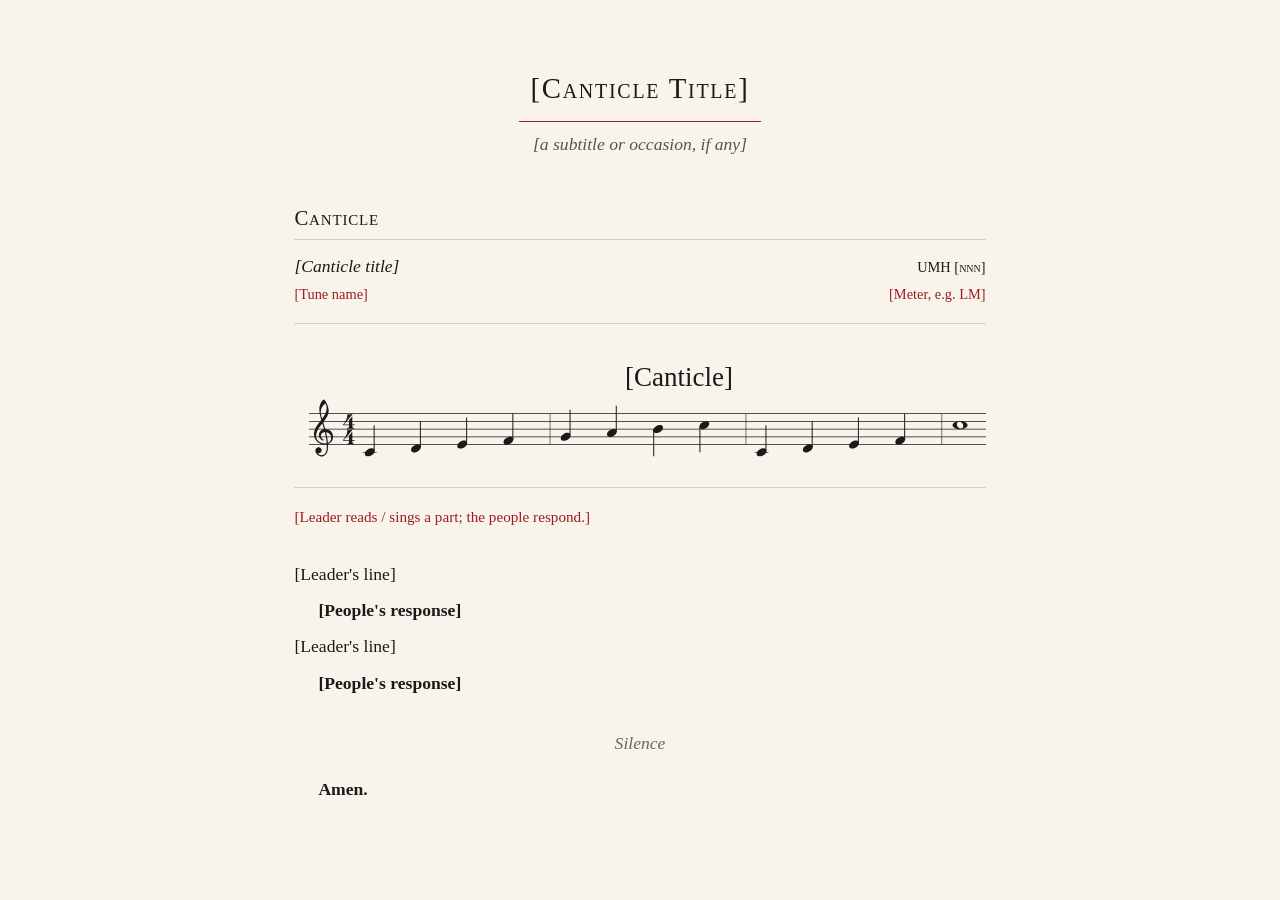
<file: docs/canticle.html>
<!DOCTYPE html>
<html lang="en">
<head>
<meta charset="utf-8">
<meta name="viewport" content="width=device-width, initial-scale=1">
<title>[Canticle Title]</title>
<link rel="stylesheet" href="style.css">
<script src="abcjs-basic-min.js"></script>
</head>
<body>
<h1>[Canticle Title]</h1>
<div class="title-rule"></div>
<p class="subtitle">[a subtitle or occasion, if any]</p>

<h2>Canticle</h2>

<div class="hymn"><div class="hymn-line"><em>[Canticle title]</em><span class="ref">UMH [nnn]</span></div><div class="hymn-line"><span class="hymn-note">[Tune name]</span><span class="hymn-note">[Meter, e.g. LM]</span></div></div>


<div class="melody">
<pre class="melody-abc" data-out="melout_0">

X:1
T:[Canticle]
M:4/4
L:1/4
K:C
C D E F | G A B c | C D E F | c4 ||

</pre>
<div id="melout_0" class="abcjs"></div>
</div>


<p class="rubric">[Leader reads / sings a part; the people respond.] </p>
<div class="litany">
<p class="leader">[Leader's line]</p>
<p class="people"><strong>[People's response]</strong></p>
<p class="leader">[Leader's line]</p>
<p class="people"><strong>[People's response]</strong></p>
</div>

<p class="silence"><em>Silence</em></p>
<p class="people"><strong>Amen.</strong></p>


<script>
(function () {
  document.documentElement.classList.add('js');
  if (typeof ABCJS === 'undefined') { return; }   // offline / not loaded: source stays visible
  document.querySelectorAll('.melody-abc').forEach(function (src) {
    var out = document.getElementById(src.getAttribute('data-out'));
    if (!out) { return; }
    try {
      // ABC.js: `responsive: true` sets a sane intrinsic width and lets the
      // SVG scale to its container via viewBox.  Do NOT pass `scale` (it is
      // treated as a literal transform multiplier and will blow the staff
      // up by N-fold) or `staffwidth` unless you specifically want to cap it.
      ABCJS.renderAbc(out, src.textContent, {}, { responsive: true });
      var m = src.closest('.melody');
      if (m) { m.classList.add('rendered'); }
    } catch (e) {
      /* leave the readable ABC source on screen */
    }
  });
})();
</script>

</body>
</html>
</file>
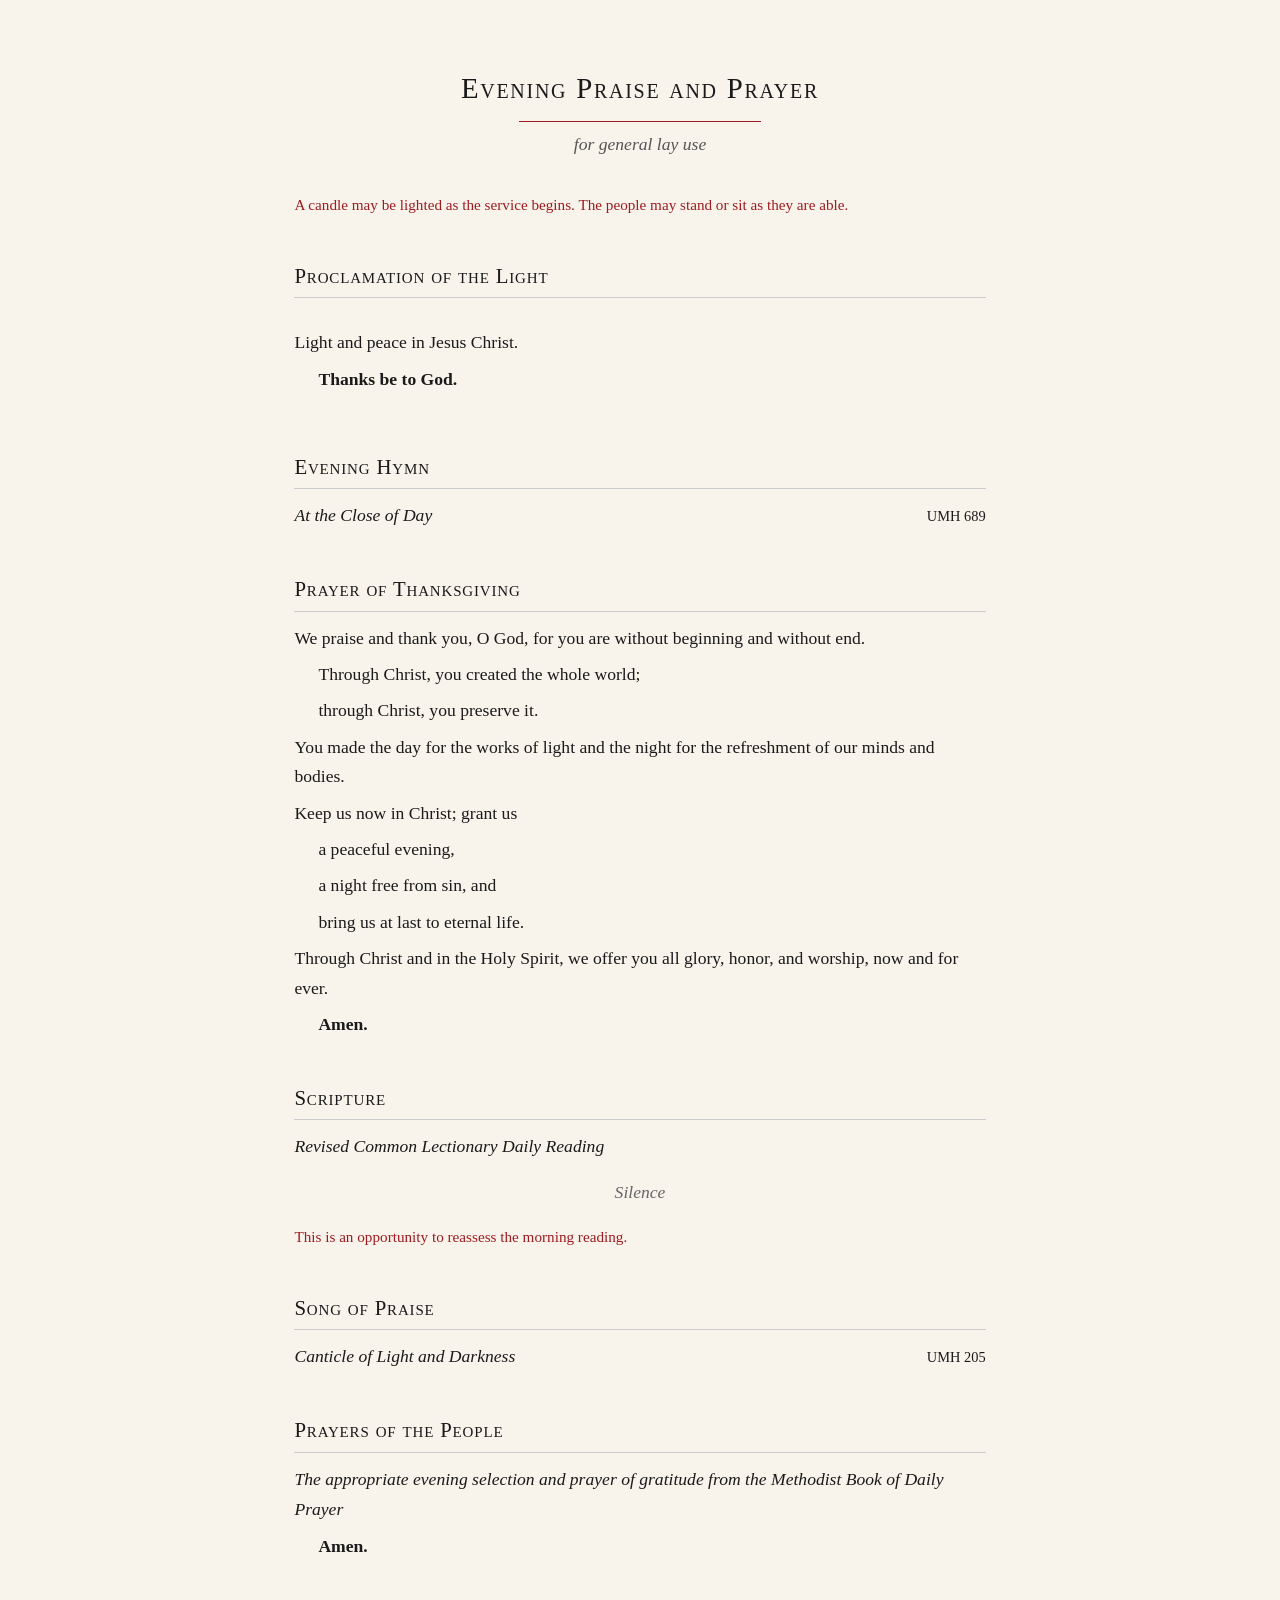
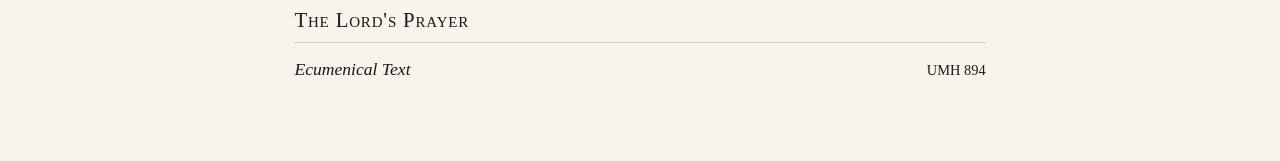
<file: docs/evening.html>
<!DOCTYPE html>
<html lang="en">
<head>
<meta charset="utf-8">
<meta name="viewport" content="width=device-width, initial-scale=1">
<title>Evening Praise and Prayer</title>
<link rel="stylesheet" href="style.css">
<script src="abcjs-basic-min.js"></script>
</head>
<body>
<h1>Evening Praise and Prayer</h1>
<div class="title-rule"></div>
<p class="subtitle">for general lay use</p>

<p class="rubric">A candle may be lighted as the service begins.
The people may stand or sit as they are able.</p>

<h2>Proclamation of the Light</h2>

<div class="litany">
<p class="leader">Light and peace in Jesus Christ.</p>
<p class="people"><strong>Thanks be to God.</strong></p>
</div>

<h2>Evening Hymn</h2>

<div class="hymn"><div class="hymn-line"><em>At the Close of Day</em><span class="ref">UMH 689</span></div></div>

<h2>Prayer of Thanksgiving</h2>

<p class="leader">We praise and thank you, O God, for you are without beginning and without
end.</p>
<p class="indent leader">Through Christ, you created the whole world;</p>
<p class="indent leader">through Christ, you preserve it.</p>
<p class="leader">You made the day for the works of light and the night for the refreshment of
our minds and bodies.</p>
<p class="leader">Keep us now in Christ; grant us</p>
<p class="indent leader">a peaceful evening,</p>
<p class="indent leader">a night free from sin, and</p>
<p class="indent leader">bring us at last to eternal life.</p>
<p class="leader">Through Christ and in the Holy Spirit, we offer you all glory, honor, and
worship, now and for ever.</p>
<p class="people"><strong>Amen.</strong></p>

<h2>Scripture</h2>

<p class="reading"><em>Revised Common Lectionary Daily Reading</em></p>

<p class="silence"><em>Silence</em></p>
<p class="rubric">This is an opportunity to reassess the morning reading.</p>

<h2>Song of Praise</h2>

<div class="hymn"><div class="hymn-line"><em>Canticle of Light and Darkness</em><span class="ref">UMH 205</span></div></div>

<h2>Prayers of the People</h2>

<p class="reading"><em>The appropriate evening selection and prayer of gratitude from the Methodist
Book of Daily Prayer</em></p>

<p class="people"><strong>Amen.</strong></p>

<h2>The Lord's Prayer</h2>

<div class="hymn"><div class="hymn-line"><em>Ecumenical Text</em><span class="ref">UMH 894</span></div></div>
</body>
</html>
</file>
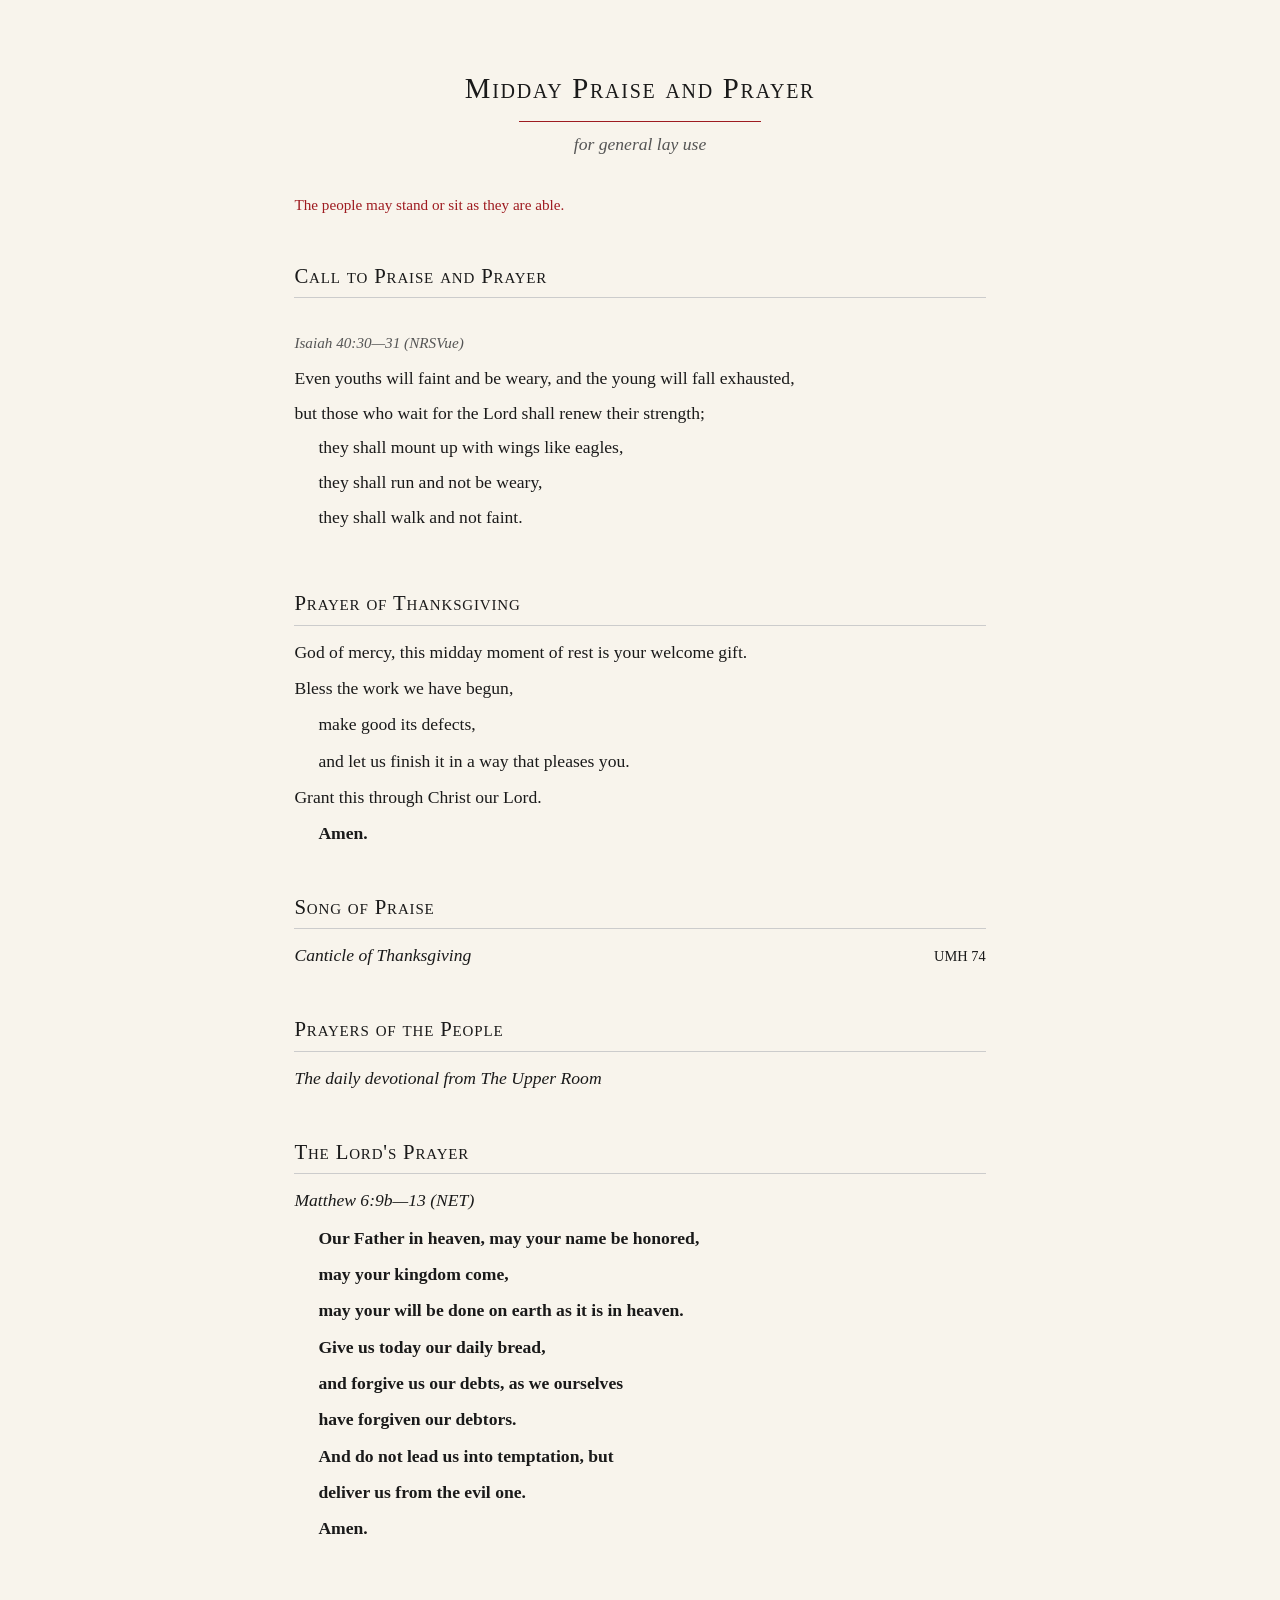
<file: docs/midday.html>
<!DOCTYPE html>
<html lang="en">
<head>
<meta charset="utf-8">
<meta name="viewport" content="width=device-width, initial-scale=1">
<title>Midday Praise and Prayer</title>
<link rel="stylesheet" href="style.css">
<script src="abcjs-basic-min.js"></script>
</head>
<body>
<h1>Midday Praise and Prayer</h1>
<div class="title-rule"></div>
<p class="subtitle">for general lay use</p>

<p class="rubric">The people may stand or sit as they are able.</p>

<h2>Call to Praise and Prayer</h2>

<div class="psalm"><p class="psalm-ref">Isaiah 40:30—31 (NRSVue)</p>
<p class="verse">Even youths will faint and be weary,  and the young will fall exhausted,</p>
<p class="verse">but those who wait for the Lord shall renew their strength;</p>
<p class="indent verse">they shall mount up with wings like eagles,</p>
<p class="indent verse">they shall run and not be weary,</p>
<p class="indent verse">they shall walk and not faint.</p>
</div>

<h2>Prayer of Thanksgiving</h2>

<p class="leader">God of mercy, this midday moment of rest is your welcome gift.</p>
<p class="leader">Bless the work we have begun,</p>
<p class="indent leader">make good its defects,</p>
<p class="indent leader">and let us finish it in
a way that pleases you.</p>
<p class="leader">Grant this through Christ our Lord.</p>
<p class="people"><strong>Amen.</strong></p>

<h2>Song of Praise</h2>

<div class="hymn"><div class="hymn-line"><em>Canticle of Thanksgiving</em><span class="ref">UMH 74</span></div></div>

<h2>Prayers of the People</h2>

<p class="reading"><em>The daily devotional from The Upper Room</em></p>

<h2>The Lord's Prayer</h2>

<p class="reading"><em>Matthew 6:9b—13 (NET)</em></p>

<p class="people"><strong>Our Father in heaven, may your name be honored,</strong></p>
<p class="people"><strong>may your kingdom come,</strong></p>
<p class="people"><strong>may your will be done on earth as it is in heaven.</strong></p>
<p class="people"><strong>Give us today our daily bread,</strong></p>
<p class="people"><strong>and forgive us our debts, as we ourselves</strong></p>
<p class="indent people"><strong>have forgiven our debtors.</strong></p>
<p class="people"><strong>And do not lead us into temptation, but</strong></p>
<p class="indent people"><strong>deliver us from the evil one.</strong></p>

<p class="people"><strong>Amen.</strong></p>
</body>
</html>
</file>
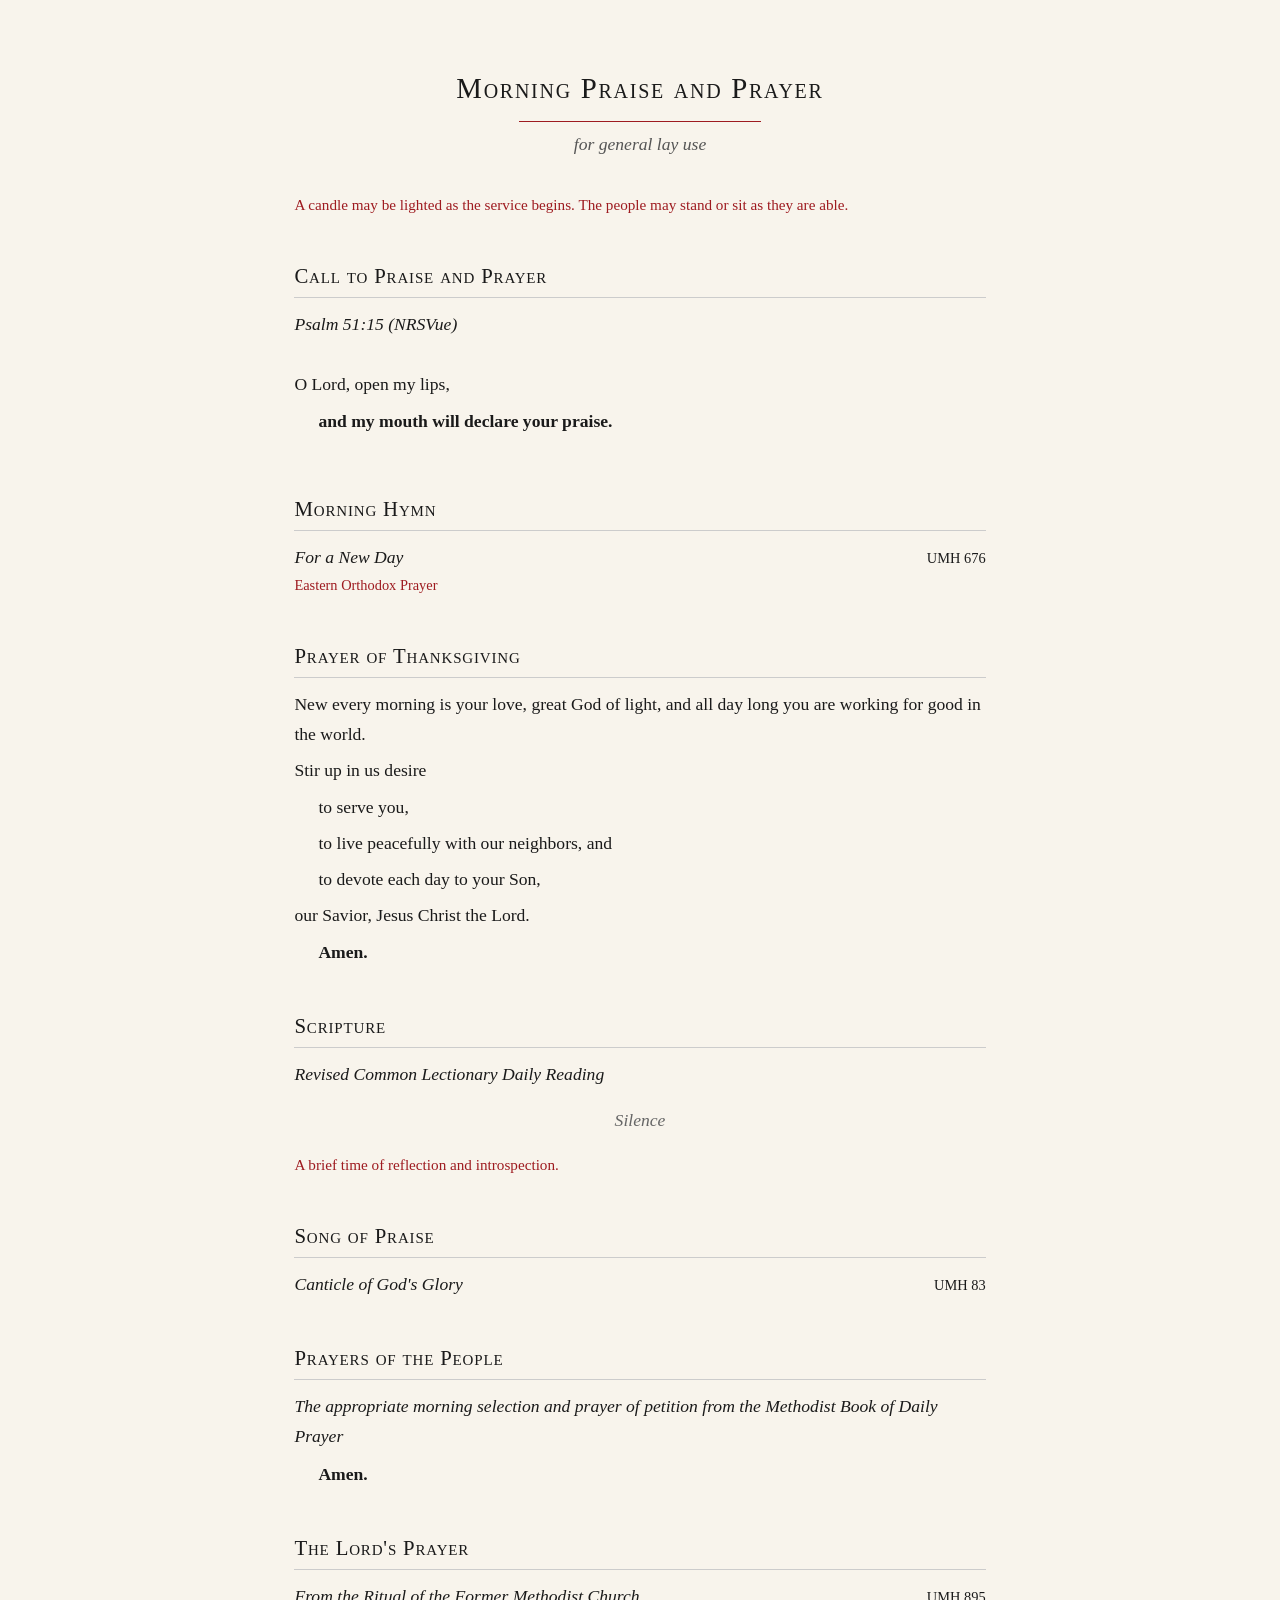
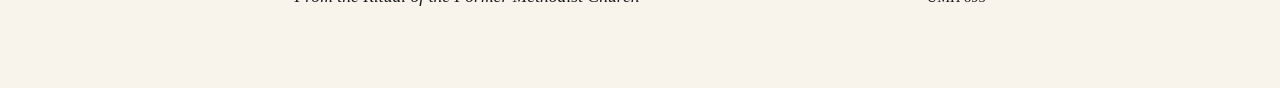
<file: docs/morning.html>
<!DOCTYPE html>
<html lang="en">
<head>
<meta charset="utf-8">
<meta name="viewport" content="width=device-width, initial-scale=1">
<title>Morning Praise and Prayer</title>
<link rel="stylesheet" href="style.css">
<script src="abcjs-basic-min.js"></script>
</head>
<body>
<h1>Morning Praise and Prayer</h1>
<div class="title-rule"></div>
<p class="subtitle">for general lay use</p>

<p class="rubric">A candle may be lighted as the service begins.
The people may stand or sit as they are able.</p>

<h2>Call to Praise and Prayer</h2>

<p class="reading"><em>Psalm 51:15 (NRSVue)</em></p>

<div class="litany">
<p class="leader">O Lord, open my lips,</p>
<p class="people"><strong>and my mouth will declare your praise.</strong></p>
</div>

<h2>Morning Hymn</h2>

<div class="hymn"><div class="hymn-line"><em>For a New Day</em><span class="ref">UMH 676</span></div><div class="hymn-line"><span class="hymn-note">Eastern Orthodox Prayer</span><span class="hymn-note"></span></div></div>

<h2>Prayer of Thanksgiving</h2>

<p class="leader">New every morning is your love, great God of light, and all day long you are
working for good in the world.</p>
<p class="leader">Stir up in us desire</p>
<p class="indent leader">to serve you,</p>
<p class="indent leader">to live peacefully with our neighbors, and</p>
<p class="indent leader">to devote each day to your Son,</p>
<p class="leader">our Savior, Jesus Christ the Lord.</p>
<p class="people"><strong>Amen.</strong></p>

<h2>Scripture</h2>

<p class="reading"><em>Revised Common Lectionary Daily Reading</em></p>

<p class="silence"><em>Silence</em></p>

<p class="rubric">A brief time of reflection and introspection.</p>

<h2>Song of Praise</h2>

<div class="hymn"><div class="hymn-line"><em>Canticle of God's Glory</em><span class="ref">UMH 83</span></div></div>

<h2>Prayers of the People</h2>

<p class="reading"><em>The appropriate morning selection and prayer of petition from the
Methodist Book of Daily Prayer</em></p>

<p class="people"><strong>Amen.</strong></p>

<h2>The Lord's Prayer</h2>

<div class="hymn"><div class="hymn-line"><em>From the Ritual of the Former Methodist Church</em><span class="ref">UMH 895</span></div></div>
</body>
</html>
</file>
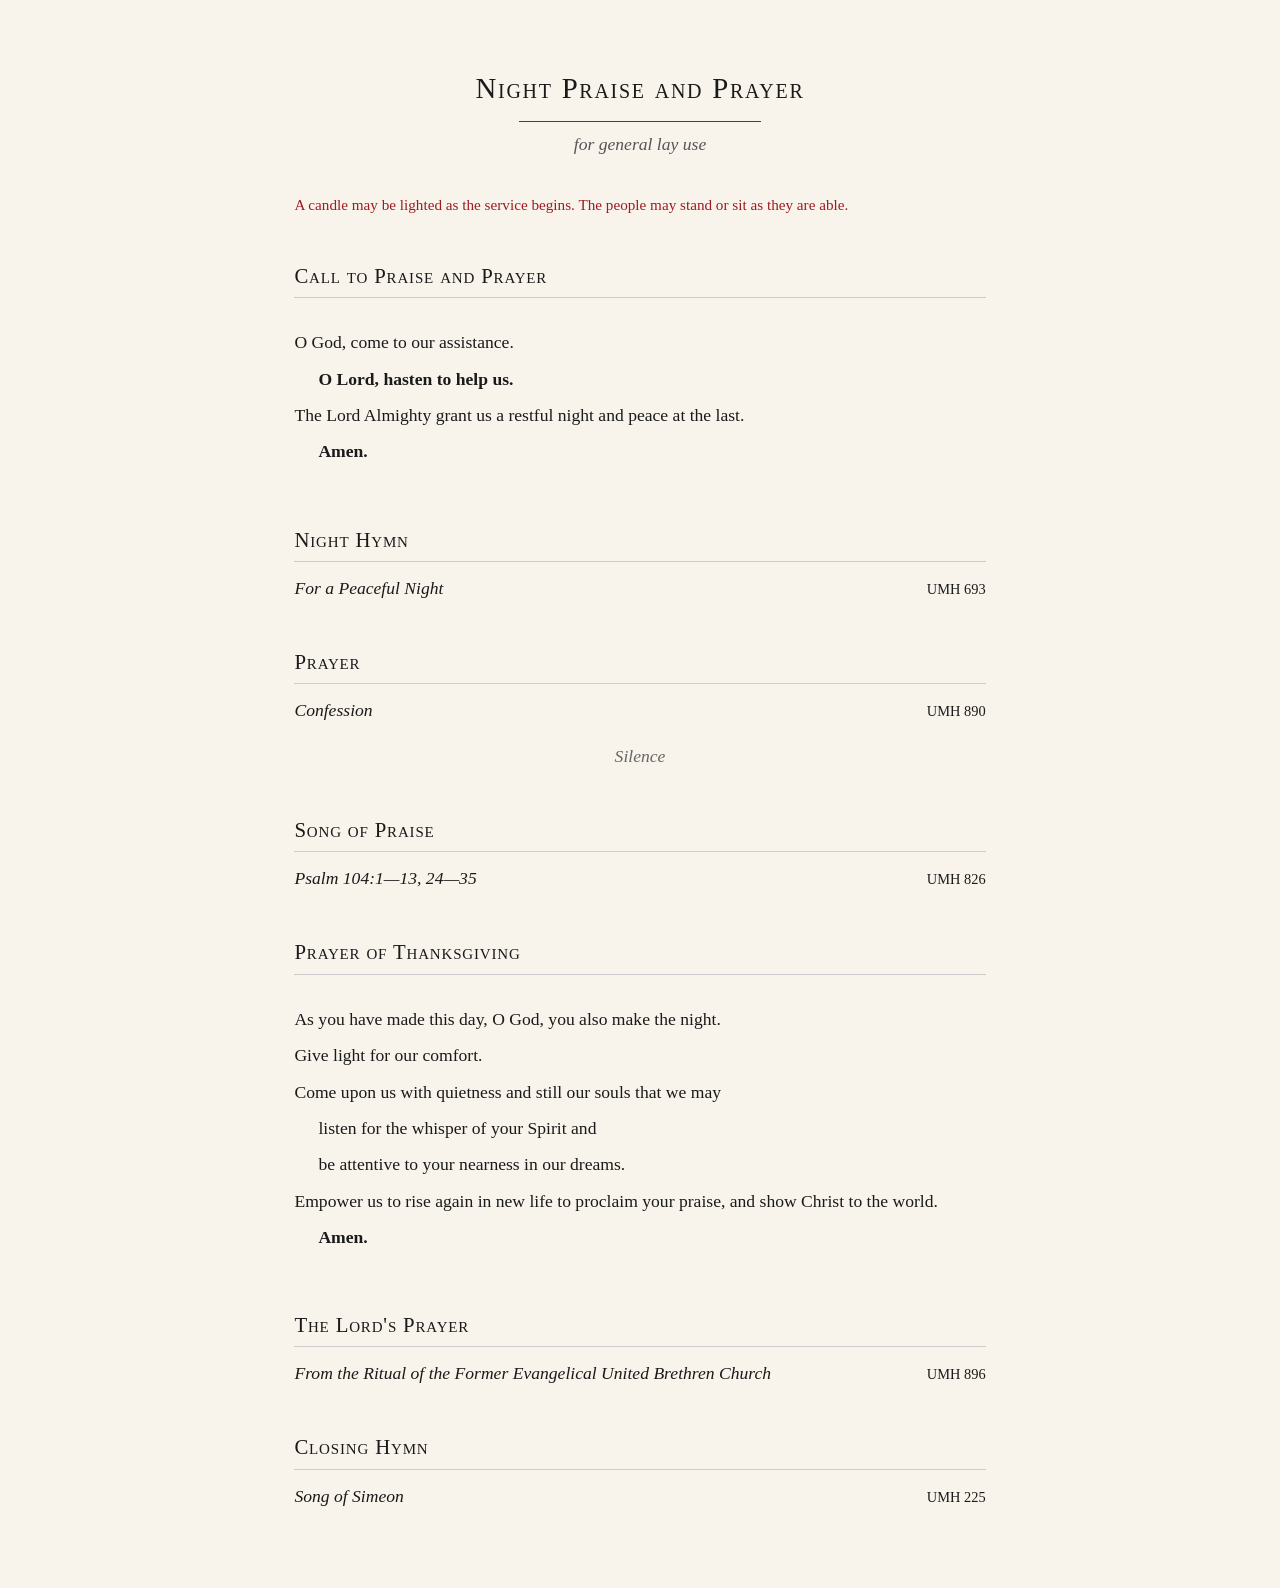
<file: docs/night.html>
<!DOCTYPE html>
<html lang="en">
<head>
<meta charset="utf-8">
<meta name="viewport" content="width=device-width, initial-scale=1">
<title>Night Praise and Prayer</title>
<link rel="stylesheet" href="style.css">
<script src="abcjs-basic-min.js"></script>
</head>
<body>
<h1>Night Praise and Prayer</h1>
<div class="title-rule"></div>
<p class="subtitle">for general lay use</p>

<p class="rubric">A candle may be lighted as the service begins.
The people may stand or sit as they are able.</p>

<h2>Call to Praise and Prayer</h2>

<div class="litany">
<p class="leader">O God, come to our assistance.</p>
<p class="people"><strong>O Lord, hasten to help us.</strong></p>
<p class="leader">The Lord Almighty grant us a restful night and peace at the last.</p>
<p class="people"><strong>Amen.</strong></p>
</div>

<h2>Night Hymn</h2>

<div class="hymn"><div class="hymn-line"><em>For a Peaceful Night</em><span class="ref">UMH 693</span></div></div>

<h2>Prayer</h2>

<div class="hymn"><div class="hymn-line"><em>Confession</em><span class="ref">UMH 890</span></div></div>

<p class="silence"><em>Silence</em></p>

<h2>Song of Praise</h2>

<div class="hymn"><div class="hymn-line"><em>Psalm 104:1—13, 24—35</em><span class="ref">UMH 826</span></div></div>

<h2>Prayer of Thanksgiving</h2>

<div class="litany">
<p class="leader">As you have made this day, O God, you also make the night.</p>
<p class="leader">Give light for our comfort.</p>
  <p class="leader">Come upon us with quietness and still our souls that we may</p>
<p class="indent leader">listen for the
  whisper of your Spirit and</p>
<p class="indent leader">be attentive to your nearness in our dreams.</p>
<p class="leader">Empower us to rise again in new life to proclaim your praise, and show
  Christ to the world.</p>
<p class="people"><strong>Amen.</strong></p>
</div>

<h2>The Lord's Prayer</h2>

<div class="hymn"><div class="hymn-line"><em>From the Ritual of the Former Evangelical United Brethren Church</em><span class="ref">UMH
896</span></div></div>

<h2>Closing Hymn</h2>

<div class="hymn"><div class="hymn-line"><em>Song of Simeon</em><span class="ref">UMH 225</span></div></div>
</body>
</html>
</file>
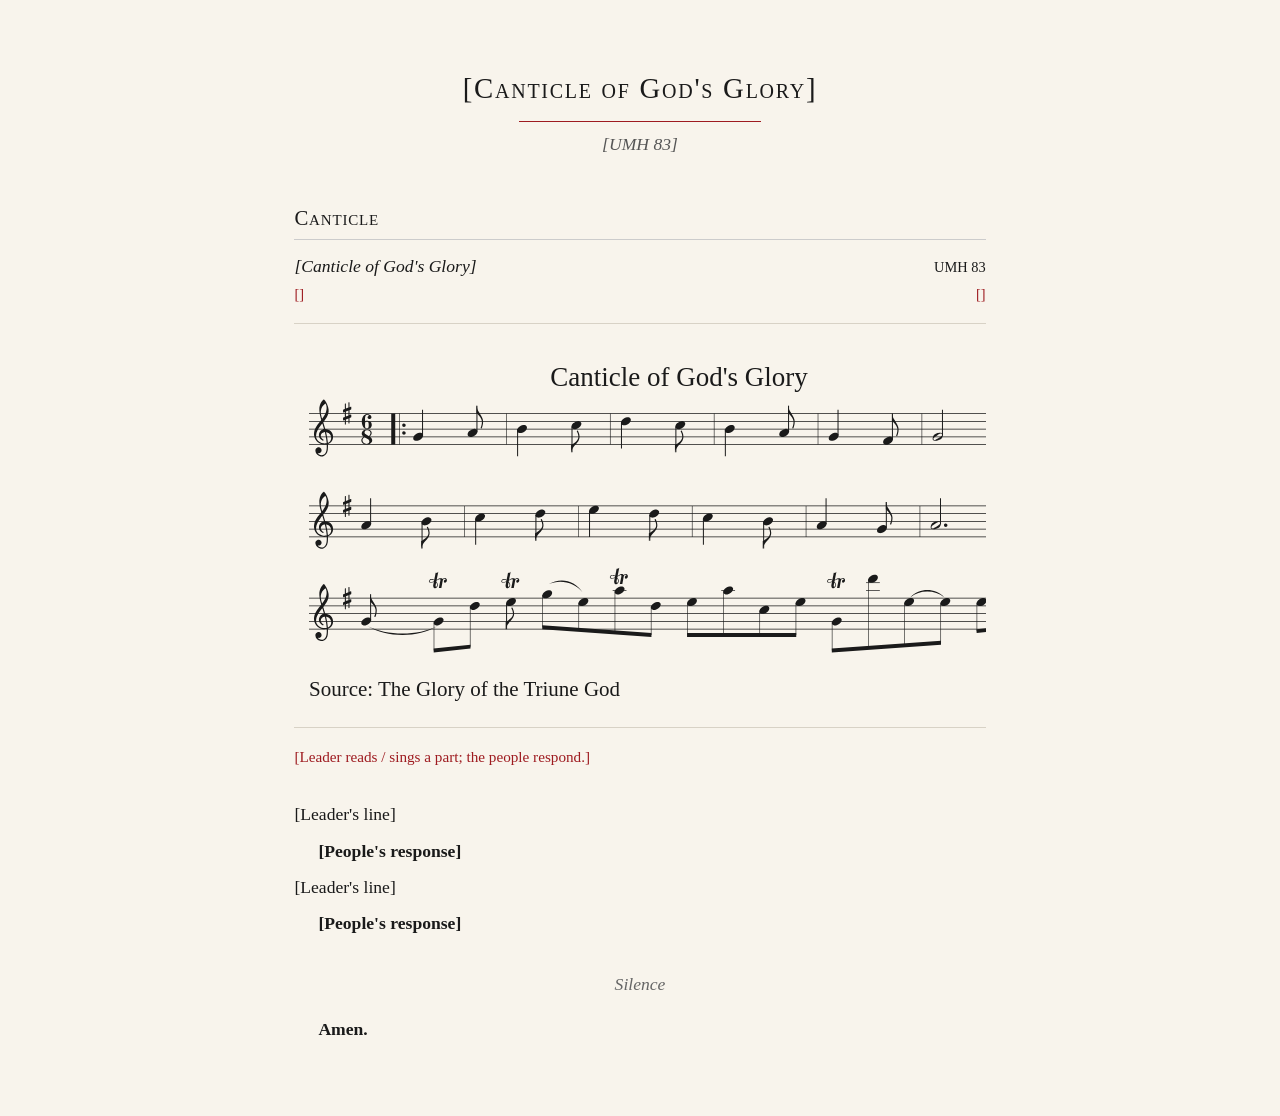
<file: docs/umh83.html>
<!DOCTYPE html>
<html lang="en">
<head>
<meta charset="utf-8">
<meta name="viewport" content="width=device-width, initial-scale=1">
<title>[Canticle of God's Glory]</title>
<link rel="stylesheet" href="style.css">
<script src="abcjs-basic-min.js"></script>
</head>
<body>
<h1>[Canticle of God's Glory]</h1>
<div class="title-rule"></div>
<p class="subtitle">[UMH 83]</p>

<h2>Canticle</h2>

<div class="hymn"><div class="hymn-line"><em>[Canticle of God's Glory]</em><span class="ref">UMH 83</span></div><div class="hymn-line"><span class="hymn-note">[]</span><span class="hymn-note">[]</span></div></div>


<div class="melody">
<pre class="melody-abc" data-out="melout_0">

X:83
T:Canticle of God&#x27;s Glory
S:The Glory of the Triune God
M:6/8
L:1/8
K:G
|: G2 A | B2 c | d2 c | B2 A | G2 F | G4 G |
   A2 B | c2 d | e2 d | c2 B | A2 G | A6 :|
   w: Glo-ry to God in the high-est, and peace to God&#x27;s peo-ple on earth.

</pre>
<div id="melout_0" class="abcjs"></div>
</div>


<p class="rubric">[Leader reads / sings a part; the people respond.] </p>
<div class="litany">
<p class="leader">[Leader's line]</p>
<p class="people"><strong>[People's response]</strong></p>
<p class="leader">[Leader's line]</p>
<p class="people"><strong>[People's response]</strong></p>
</div>

<p class="silence"><em>Silence</em></p>
<p class="people"><strong>Amen.</strong></p>


<script>
(function () {
  document.documentElement.classList.add('js');
  if (typeof ABCJS === 'undefined') { return; }   // offline / not loaded: source stays visible
  document.querySelectorAll('.melody-abc').forEach(function (src) {
    var out = document.getElementById(src.getAttribute('data-out'));
    if (!out) { return; }
    try {
      // ABC.js: `responsive: true` sets a sane intrinsic width and lets the
      // SVG scale to its container via viewBox.  Do NOT pass `scale` (it is
      // treated as a literal transform multiplier and will blow the staff
      // up by N-fold) or `staffwidth` unless you specifically want to cap it.
      ABCJS.renderAbc(out, src.textContent, {}, { responsive: true });
      var m = src.closest('.melody');
      if (m) { m.classList.add('rendered'); }
    } catch (e) {
      /* leave the readable ABC source on screen */
    }
  });
})();
</script>

</body>
</html>
</file>
<file: docs/style.css>
/* Worship service stylesheet */

:root {
  --rubric: #9E1B20;
  --text: #1a1a1a;
  --bg: #F8F4EC;
  --measure: 42em;
}

* {
  box-sizing: border-box;
}

body {
  font-family: "Palatino Linotype", Palatino, "Book Antiqua", Georgia, serif;
  font-size: 1.1rem;
  line-height: 1.7;
  color: var(--text);
  background: var(--bg);
  max-width: var(--measure);
  margin: 0 auto;
  padding: 2rem 1.5rem 4rem;
}

h1 {
  font-size: 1.8rem;
  font-weight: normal;
  font-variant: small-caps;
  letter-spacing: 0.06em;
  text-align: center;
  margin: 2rem 0 0.5rem;
}

.title-rule {
  width: 35%;
  height: 1px;
  background: var(--rubric);
  margin: 0.25rem auto 0.5rem;
}

h2 {
  font-size: 1.3rem;
  font-weight: normal;
  font-variant: small-caps;
  letter-spacing: 0.04em;
  margin: 2.5rem 0 0.75rem;
  border-bottom: 1px solid #ccc;
  padding-bottom: 0.25rem;
}

p {
  margin: 0.5rem 0;
}

.subtitle {
  text-align: center;
  font-style: italic;
  color: #555;
  margin-bottom: 2rem;
}

.rubric {
  color: var(--rubric);
  font-size: 0.95rem;
}

.rubric-inline {
  color: var(--rubric);
}

.leader {
  margin: 0.4rem 0;
}

.people {
  margin: 0.4rem 0 0.4rem 1.5rem;
}

.hymn {
  margin: 0.75rem 0;
}

.hymn-line {
  display: flex;
  justify-content: space-between;
  align-items: baseline;
  gap: 1em;
}

.hymn-line .ref {
  font-size: 0.9rem;
  font-variant: small-caps;
  white-space: nowrap;
}

.hymn-line .hymn-note {
  font-size: 0.9rem;
  color: var(--rubric);
}

.silence {
  text-align: center;
  font-style: italic;
  color: #666;
  margin: 1rem 0;
}

.reading {
  font-style: italic;
}

.verse {
  margin: 0.3rem 0;
}

.response {
  margin: 0.3rem 0 0.3rem 1.5rem;
}

.litany {
  margin: 1rem 0;
  padding: 0.5rem 0;
}

.psalm {
  margin: 1rem 0;
  padding: 0.5rem 0;
}

.psalm-ref {
  font-style: italic;
  color: #555;
  font-size: 0.95rem;
}

.indent {
  margin-left: 1.5rem;
}

.half-line {
  color: #888;
}

.index-links {
  margin: 2.5rem 0;
  text-align: center;
}

.index-links a {
  display: block;
  font-size: 1.15rem;
  font-variant: small-caps;
  letter-spacing: 0.04em;
  color: var(--text);
  text-decoration: none;
  padding: 0.6rem 0;
  border-bottom: 1px solid #ddd;
}

.index-links a:first-child {
  border-top: 1px solid #ddd;
}

.index-links a:active {
  color: var(--rubric);
}

/* --- Music notation (\Melody → ABC.js) --- */

.melody {
  margin: 1rem 0;
  padding: 0.75rem 0;
  border-top: 1px solid #d8d2c6;
  border-bottom: 1px solid #d8d2c6;
}

/* ABC source: always present in the DOM (offline fallback + hand-reading).
   Visible by default so a failed render never leaves a blank block;
   hidden once .melody gains class="rendered" (set by the render script). */
.melody .melody-abc {
  font-family: inherit;
  font-size: 0.85rem;
  white-space: pre-wrap;
  color: #888;
  background: #f4f0e8;
  padding: 0.5rem;
  border: 1px solid #e0d9cc;
  margin: 0;
}

/* ABC.js injects a <div class="abcjs"> with an <svg>.  Hidden until the
   render script has actually filled it, so the source is the default. */
.melody .abcjs { display: none; }
.melody.rendered  .abcjs      { display: block; }
.melody.rendered  .melody-abc { display: none;  }

.melody .abcjs {
  overflow-x: auto !important;           /* keep very wide staves scrollable on narrow screens */
  overflow-y: hidden !important;
  -webkit-overflow-scrolling: touch;
  touch-action: pan-x;
}

.melody .abcjs svg {
  min-width: 500px;
  height: auto;
}
</file>
